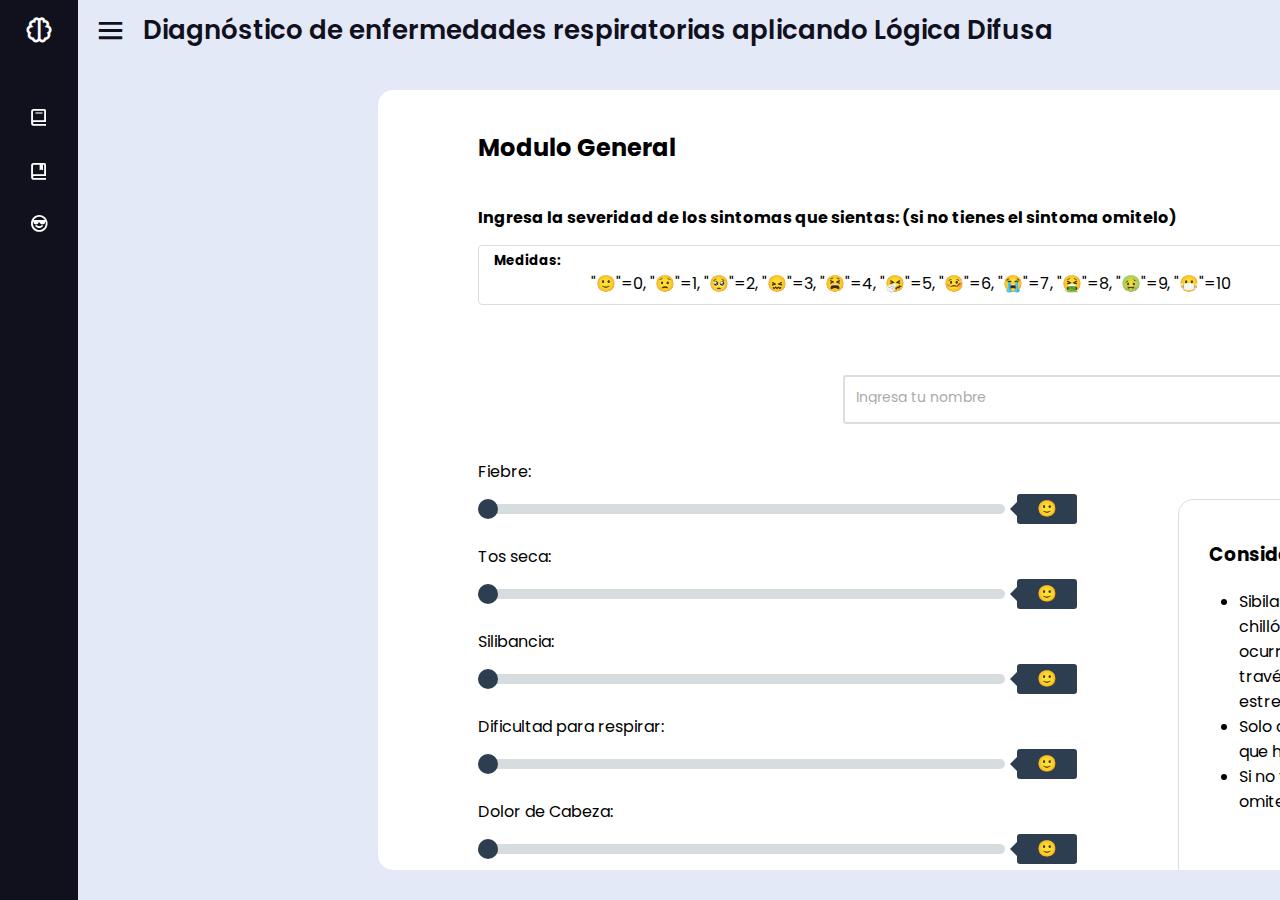
<file: index.html>
<!DOCTYPE html>
<html lang="es">

<head>
	<meta charset="UTF-8">
	<meta http-equiv="X-UA-Compatible" content="IE=edge">
	<meta name="viewport" content="width=device-width, initial-scale=1.0">
	<link rel="stylesheet" href="css/styles.css">
	<link rel="stylesheet" href="css/content.css">
	<link href='https://unpkg.com/boxicons@2.0.7/css/boxicons.min.css' rel='stylesheet'>
	<link rel="icon" href="img/ia_logo.png">
	<title>Proyecto Final: IA</title>
</head>

<body>

	<div class="sidebar close">
		<div class="logo-details">
			<i class='bx bx-brain'></i>
			<span class="logo_name">IA</span>
		</div>
		<ul class="nav-links">
			<li>
				<a href="index.html">
					<i class='bx bx-book'></i>
					<span class="link_name">Modulo General</span>
				</a>
				<ul class="sub-menu blank">
					<li><a class="link_name" href="index.html">Modulo General</a></li>
				</ul>
			</li>
			<li>
				<a href="modEspecifico.html">
					<i class='bx bx-book-bookmark'></i>
					<span class="link_name">Modulo Específo</span>
				</a>
				<ul class="sub-menu blank">
					<li><a class="link_name" href="modEspecifico.html">Modulo Específo</a></li>
				</ul>
			</li>
			<li>
				<a href="integrantes.html">
					<i class='bx bx-cool'></i>
					<span class="link_name">Integrantes</span>
				</a>
				<ul class="sub-menu blank">
					<li><a class="link_name" href="integrantes.html">Integrantes</a></li>
				</ul>
			</li>
		</ul>
	</div>
	<section class="home-section">
		<div class="home-content">
			<i class='bx bx-menu'></i>
			<span class="text">Diagnóstico de enfermedades respiratorias aplicando Lógica Difusa</span>
		</div>
		<section class="contenido">
			<h2>Modulo General</h2>
			<h4 style="margin-bottom: 15px;">Ingresa la severidad de los sintomas que sientas: (si no tienes el sintoma
				omitelo)</h4>
			<div
				style="width: 850px; height: 60px; border: 1px solid gainsboro; border-radius: 4px; padding-top: 5px; padding-left: 15px;">
				<h5>Medidas:</h5>
				<p style="text-align: center;">
					"🙂"=0, "😟"=1, "🥺"=2, "😖"=3, "😫"=4, "🤧"=5, "🤒"=6, "😭"=7, "🤮"=8, "🤢"=9, "😷"=10
				</p>
			</div>

			<div class="campo" style="margin-top: 50px; margin-bottom: 30px;">
				<label class="custom-field one">
					<input type="text" placeholder=" " id="nombre_campo"/>
					<span class="placeholder">Ingresa tu nombre</span>
				</label>
			</div>


			<section style="display: flex;">
				<div class="slider-container" style="width: 600px">
					<span>Fiebre:</span>
					<div class="range-slider">
						<input class="range-slider__range" id="slideRange1" type="range" value="0" min="0" max="10"
							onclick="test('slideRange1', 'slide1')">
						<span class="range-slider__value" id="slide1">🙂</span>
					</div>
					<span>Tos seca:</span>
					<div class="range-slider">
						<input class="range-slider__range" id="slideRange2" type="range" value="0" min="0" max="10"
							onclick="test('slideRange2', 'slide2')"">
					<span class=" range-slider__value" id="slide2">🙂</span>
					</div>
					<span>Silibancia:</span>
					<div class="range-slider">
						<input class="range-slider__range" id="slideRange3" type="range" value="0" min="0" max="10"
							onclick="test('slideRange3', 'slide3')"">
					<span class=" range-slider__value" id="slide3">🙂</span>
					</div>
					<span>Dificultad para respirar:</span>
					<div class="range-slider">
						<input class="range-slider__range" id="slideRange4" type="range" value="0" min="0" max="10"
							onclick="test('slideRange4', 'slide4')">
						<span class="range-slider__value" id="slide4">🙂</span>
					</div>
					<span>Dolor de Cabeza:</span>
					<div class="range-slider">
						<input class="range-slider__range" id="slideRange5" type="range" value="0" min="0" max="10"
							onclick="test('slideRange5', 'slide5')"">
					<span class=" range-slider__value" id="slide5">🙂</span>
					</div>
					<span>Escalofríos:</span>
					<div class="range-slider">
						<input class="range-slider__range" id="slideRange6" type="range" value="0" min="0" max="10"
							onclick="test('slideRange6', 'slide6')"">
					<span class=" range-slider__value" id="slide6">🙂</span>
					</div>
					<span>Dolor muscular:</span>
					<div class="range-slider">
						<input class="range-slider__range" id="slideRange7" type="range" value="0" min="0" max="10"
							onclick="test('slideRange7', 'slide7')">
						<span class="range-slider__value" id="slide7">🙂</span>
					</div>
					<span>Cansancio:</span>
					<div class="range-slider">
						<input class="range-slider__range" id="slideRange8" type="range" value="0" min="0" max="10"
							onclick="test('slideRange8', 'slide8')"">
					<span class=" range-slider__value" id="slide8">🙂</span>
					</div>
					<span>Picor de Nariz:</span>
					<div class="range-slider">
						<input class="range-slider__range" id="slideRange9" type="range" value="0" min="0" max="10"
							onclick="test('slideRange9', 'slide9')"">
					<span class=" range-slider__value" id="slide9">🙂</span>
					</div>
					<span>Congestión Nasal:</span>
					<div class="range-slider">
						<input class="range-slider__range" id="slideRange10" type="range" value="0" min="0" max="10"
							onclick="test('slideRange10', 'slide10')">
						<span class="range-slider__value" id="slide10">🙂</span>
					</div>
					<span>Estornudos:</span>
					<div class="range-slider">
						<input class="range-slider__range" id="slideRange11" type="range" value="0" min="0" max="10"
							onclick="test('slideRange11', 'slide11')"">
					<span class=" range-slider__value" id="slide11">🙂</span>
					</div>
					<span>Ojos Llorosos:</span>
					<div class="range-slider">
						<input class="range-slider__range" id="slideRange12" type="range" value="0" min="0" max="10"
							onclick="test('slideRange12', 'slide12')"">
					<span class=" range-slider__value" id="slide12">🙂</span>
					</div>
					<span>Garganta Irritada:</span>
					<div class="range-slider">
						<input class="range-slider__range" id="slideRange13" type="range" value="0" min="0" max="10"
							onclick="test('slideRange13', 'slide13')">
						<span class="range-slider__value" id="slide13">🙂</span>
					</div>
					<span>Tos con flema:</span>
					<div class="range-slider">
						<input class="range-slider__range" id="slideRange14" type="range" value="0" min="0" max="10"
							onclick="test('slideRange14', 'slide14')"">
					<span class=" range-slider__value" id="slide14">🙂</span>
					</div>
					<span>Náuseas:</span>
					<div class="range-slider">
						<input class="range-slider__range" id="slideRange15" type="range" value="0" min="0" max="10"
							onclick="test('slideRange15', 'slide15')"">
					<span class=" range-slider__value" id="slide15">🙂</span>
					</div>
				</div>
				
				<div style="margin-left: 100px; margin-top: 40px; padding-top: 40px; padding-left: 30px; border: 1px solid gainsboro; width: 400px; height: 500px; border-radius: 15px; padding-right: 30px;">
					<h3>Consideraciones:</h3>
					<ul style="margin-left: 30px; margin-top: 20px;">
						<li>
							Sibilancias. Son un sonido silbante y chillón durante la respiración, que ocurre cuando el aire se desplaza a través de los conductos respiratorios estrechos en los pulmones.
						</li>
						<li>
							Solo darle click a diagnosticar una vez que hayas ingresado tus sintomas.
						</li>
						<li>
							Si no tienes uno de los sintomas, omitelo y deja el slider como esta.
						</li>
					</ul>
				</div>
			</section>

			<div class="item"
				style="display: flexbox; flex-direction: column; align-items: center; justify-content: center;">
				<button class="btn-outline" onclick="testing()">Diagnosticar</button>
			</div>
			<section class="resultadoCanv">
				<h2>Hola <b id="nombre"></b></h2>
				<p>El resultado del diagnostico es: <b id="resultado"></b></p>
			</section>
		</section>
	</section>
	<script src="js/modGral.js"></script>
	<script>
		function test(id, id2) {
			var slider1 = document.getElementById(id).value
			var valueSl = document.getElementById(id2)

			const emoji = ["🙂", "😟", "🥺", "😖", "😫", "🤧", "🤒", "😭", "🤮", "🤢", "😷"]

			switch (slider1) {
				case "0":
					valueSl.innerHTML = emoji[0]
					break;
				case "1":
					valueSl.innerHTML = emoji[1]
					break;
				case "2":
					valueSl.innerHTML = emoji[2]
					break;
				case "3":
					valueSl.innerHTML = emoji[3]
					break;
				case "4":
					valueSl.innerHTML = emoji[4]
					break;
				case "5":
					valueSl.innerHTML = emoji[5]
					break;
				case "6":
					valueSl.innerHTML = emoji[6]
					break;
				case "7":
					valueSl.innerHTML = emoji[7]
					break;
				case "8":
					valueSl.innerHTML = emoji[8]
					break;
				case "9":
					valueSl.innerHTML = emoji[9]
					break;
				case "10":
					valueSl.innerHTML = emoji[10]
					break;
				default:
					valueSl.innerHTML = slider1
					break;
			}
		};

		let arrow = document.querySelectorAll(".arrow");
		for (var i = 0; i < arrow.length; i++) {
			arrow[i].addEventListener("click", (e) => {
				let arrowParent = e.target.parentElement.parentElement;//selecting main parent of arrow
				arrowParent.classList.toggle("showMenu");
			});
		}
		let sidebar = document.querySelector(".sidebar");
		let sidebarBtn = document.querySelector(".bx-menu");
		console.log(sidebarBtn);
		sidebarBtn.addEventListener("click", () => {
			sidebar.classList.toggle("close");
		});

		const inputs = document.querySelectorAll('input');

		inputs.forEach(el => {
			el.addEventListener('blur', e => {
				if (e.target.value) {
					e.target.classList.add('dirty');
				} else {
					e.target.classList.remove('dirty');
				}
			})
		})
	</script>
</body>

</html>
</file>
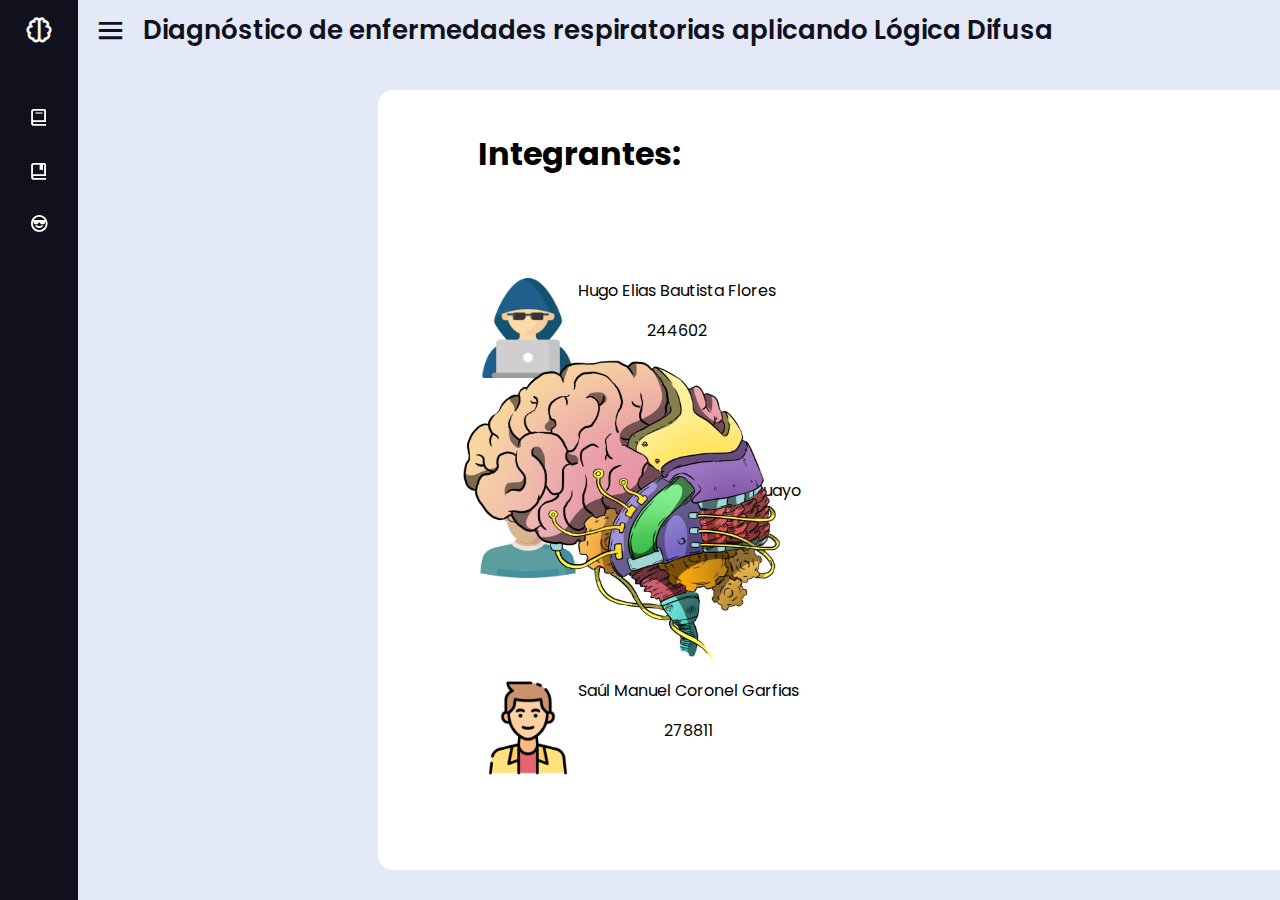
<file: integrantes.html>
<!DOCTYPE html>
<html lang="es">

<head>
	<meta charset="UTF-8">
	<meta http-equiv="X-UA-Compatible" content="IE=edge">
	<meta name="viewport" content="width=device-width, initial-scale=1.0">
	<link rel="stylesheet" href="css/styles.css">
	<link rel="stylesheet" href="css/content.css">
	<link href='https://unpkg.com/boxicons@2.0.7/css/boxicons.min.css' rel='stylesheet'>
	<link rel="icon" href="img/ia_logo.png">
	<title>Proyecto Final: IA</title>
</head>

<body>

	<div class="sidebar close">
		<div class="logo-details">
			<i class='bx bx-brain'></i>
			<span class="logo_name">IA</span>
		</div>
		<ul class="nav-links">
			<li>
				<a href="index.html">
					<i class='bx bx-book'></i>
					<span class="link_name">Modulo General</span>
				</a>
				<ul class="sub-menu blank">
					<li><a class="link_name" href="index.html">Modulo General</a></li>
				</ul>
			</li>
			<li>
				<a href="modEspecifico.html">
					<i class='bx bx-book-bookmark'></i>
					<span class="link_name">Modulo Específo</span>
				</a>
				<ul class="sub-menu blank">
					<li><a class="link_name" href="modEspecifico.html">Modulo Específo</a></li>
				</ul>
			</li>
			<li>
				<a href="#">
					<i class='bx bx-cool'></i>
					<span class="link_name">Integrantes</span>
				</a>
				<ul class="sub-menu blank">
					<li><a class="link_name" href="#">Integrantes</a></li>
				</ul>
			</li>
		</ul>
	</div>
	<section class="home-section">
		<div class="home-content">
			<i class='bx bx-menu'></i>
			<span class="text">Diagnóstico de enfermedades respiratorias aplicando Lógica Difusa</span>
		</div>
		<section class="contenido">
			<h1>Integrantes:</h1>
			<img src="img/brain.png" alt="brain" style="position: fixed; height: 300px; right: 500px; top: 360px;">
			<div style="display: flex; flex-direction: row; margin-top: 100px;">
				<img src="img/hacker.png" alt="elias" style="height: 100px; width: 100px;">
				<div style="display: flex; flex-direction: column; text-align: center;">
					<p style="margin-bottom: 15px;">Hugo Elias Bautista Flores</p>
					<p>244602</p>
				</div>
			</div>

			<div style="display: flex; flex-direction: row; margin-top: 100px;">
				<img src="img/man.png" alt="elias" style="height: 100px; width: 100px;">
				<div style="display: flex; flex-direction: column; text-align: center;">
					<p style="margin-bottom: 15px;">Sergio José Vázquez Aguayo</p>
					<p>278815</p>
				</div>
			</div>

			<div style="display: flex; flex-direction: row; margin-top: 100px;">
				<img src="img/young-man.png" alt="elias" style="height: 100px; width: 100px;">
				<div style="display: flex; flex-direction: column; text-align: center;">
					<p style="margin-bottom: 15px;">Saúl Manuel Coronel Garfias</p>
					<p>278811</p>
				</div>
			</div>

			<div style="display: flex; flex-direction: row; margin-top: 100px;">
				<img src="img/brwman.png" alt="elias" style="height: 100px; width: 100px;">
				<div style="display: flex; flex-direction: column; text-align: center;">
					<p style="margin-bottom: 15px;">Hugo Gómez Hernández</p>
					<p>278818</p>
				</div>
			</div>
		</section>
	</section>
	<script src="js/modGral.js"></script>
	<script>
		let arrow = document.querySelectorAll(".arrow");
		for (var i = 0; i < arrow.length; i++) {
			arrow[i].addEventListener("click", (e) => {
				let arrowParent = e.target.parentElement.parentElement;//selecting main parent of arrow
				arrowParent.classList.toggle("showMenu");
			});
		}
		let sidebar = document.querySelector(".sidebar");
		let sidebarBtn = document.querySelector(".bx-menu");
		console.log(sidebarBtn);
		sidebarBtn.addEventListener("click", () => {
			sidebar.classList.toggle("close");
		});

		const inputs = document.querySelectorAll('input');

		inputs.forEach(el => {
			el.addEventListener('blur', e => {
				if (e.target.value) {
					e.target.classList.add('dirty');
				} else {
					e.target.classList.remove('dirty');
				}
			})
		})
	</script>
</body>

</html>
</file>
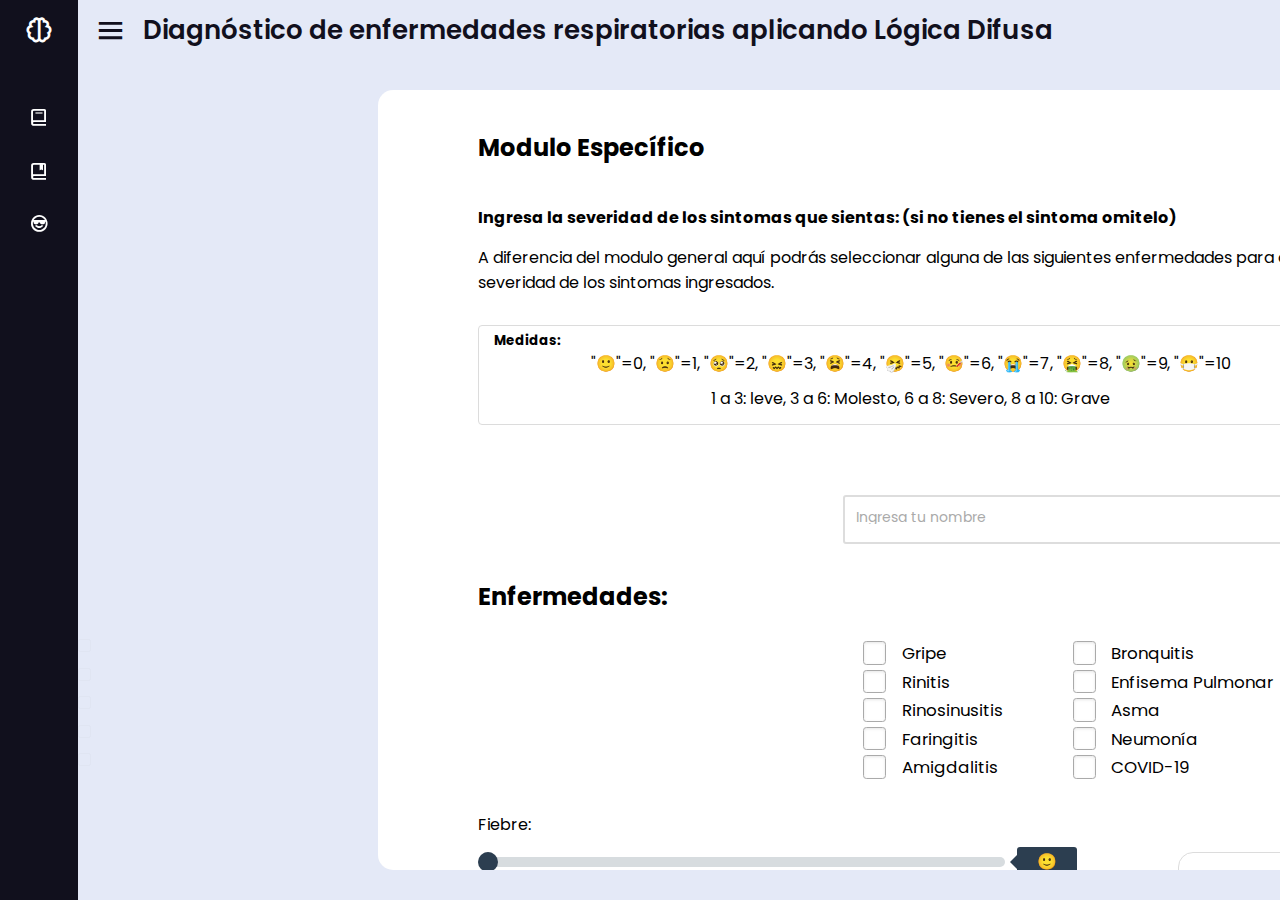
<file: modEspecifico.html>
<!DOCTYPE html>
<html lang="es">

<head>
	<meta charset="UTF-8">
	<meta http-equiv="X-UA-Compatible" content="IE=edge">
	<meta name="viewport" content="width=device-width, initial-scale=1.0">
	<link rel="stylesheet" href="css/styles.css">
	<link rel="stylesheet" href="css/content.css">
	<link href='https://unpkg.com/boxicons@2.0.7/css/boxicons.min.css' rel='stylesheet'>
	<link rel="icon" href="img/ia_logo.png">
	<title>Proyecto Final: IA</title>
</head>

<body>

	<div class="sidebar close">
		<div class="logo-details">
			<i class='bx bx-brain'></i>
			<span class="logo_name">IA</span>
		</div>
		<ul class="nav-links">
			<li>
				<a href="index.html">
					<i class='bx bx-book'></i>
					<span class="link_name">Modulo General</span>
				</a>
				<ul class="sub-menu blank">
					<li><a class="link_name" href="index.html">Modulo General</a></li>
				</ul>
			</li>
			<li>
				<a href="modEspecifico.html">
					<i class='bx bx-book-bookmark'></i>
					<span class="link_name">Modulo Específo</span>
				</a>
				<ul class="sub-menu blank">
					<li><a class="link_name" href="modEspecifico.html">Modulo Específo</a></li>
				</ul>
			</li>
			<li>
				<a href="#">
					<i class='bx bx-cool'></i>
					<span class="link_name">Integrantes</span>
				</a>
				<ul class="sub-menu blank">
					<li><a class="link_name" href="#">Integrantes</a></li>
				</ul>
			</li>
		</ul>
	</div>
	<section class="home-section">
		<div class="home-content">
			<i class='bx bx-menu'></i>
			<span class="text">Diagnóstico de enfermedades respiratorias aplicando Lógica Difusa</span>
		</div>
		<section class="contenido">
			<h2>Modulo Específico</h2>
			<h4 style="margin-bottom: 15px;">Ingresa la severidad de los sintomas que sientas: (si no tienes el sintoma
				omitelo)</h4>

			<p style="margin-bottom: 30px; padding-right: 100px;">
				A diferencia del modulo general aquí podrás seleccionar alguna de las siguientes enfermedades para analizar las coincidencias
				con la severidad de los sintomas ingresados.
			</p>
			<div
				style="width: 850px; height: 100px; border: 1px solid gainsboro; border-radius: 4px; padding-top: 5px; padding-left: 15px;">
				<h5>Medidas:</h5>
				<p style="text-align: center;">
					"🙂"=0, "😟"=1, "🥺"=2, "😖"=3, "😫"=4, "🤧"=5, "🤒"=6, "😭"=7, "🤮"=8, "🤢"=9, "😷"=10
				</p>
				<p style="text-align: center; margin-top: 10px;"> 1 a 3: leve, 3 a 6: Molesto, 6 a 8: Severo, 8 a 10: Grave</p>
			</div>

			<div class="campo" style="margin-top: 50px; margin-bottom: 30px;">
				<label class="custom-field one">
					<input type="text" placeholder=" " id="nombre_campo"/>
					<span class="placeholder">Ingresa tu nombre</span>
				</label>
			</div>

			<h2 style="margin-bottom: 25px;">Enfermedades:</h2>
			<section class="enfermedades" style="margin-bottom: 30px; display: flex;">
				<div class="row lists">
					<p>
						<input type="checkbox" id="test1" class="enfermedadCheck1"/>
						<label for="test1">Gripe</label>
					</p>
					<p>
						<input type="checkbox" id="test2" class="enfermedadCheck2"/>
						<label for="test2">Rinitis</label>
					</p>
					<p>
						<input type="checkbox" id="test3" class="enfermedadCheck3"/>
						<label for="test3">Rinosinusitis</label>
					</p>
					<p>
						<input type="checkbox" id="test4" class="enfermedadCheck4"/>
						<label for="test4">Faringitis</label>
					</p>
					<p>
						<input type="checkbox" id="test5" class="enfermedadCheck5"/>
						<label for="test5">Amigdalitis</label>
					</p>
				</div>
				<div class="row lists" style="padding-left: 70px;">
					<p>
						<input type="checkbox" id="test6" class="enfermedadCheck6"/>
						<label for="test6">Bronquitis</label>
					</p>
					<p>
						<input type="checkbox" id="test7" class="enfermedadCheck7"/>
						<label for="test7">Enfisema Pulmonar</label>
					</p>
					<p>
						<input type="checkbox" id="test8" class="enfermedadCheck8"/>
						<label for="test8">Asma</label>
					</p>
					<p>
						<input type="checkbox" id="test9" class="enfermedadCheck9"/>
						<label for="test9">Neumonía</label>
					</p>
					<p>
						<input type="checkbox" id="test10" class="enfermedadCheck10"/>
						<label for="test10">COVID-19</label>
					</p>
				</div>
			</section>


			<section style="display: flex;">
				<div class="slider-container" style="width: 600px">
					<span>Fiebre:</span>
					<div class="range-slider">
						<input class="range-slider__range" id="slideRange1" type="range" value="0" min="0" max="10"
							onclick="test('slideRange1', 'slide1')">
						<span class="range-slider__value" id="slide1">🙂</span>
					</div>
					<span>Tos seca:</span>
					<div class="range-slider">
						<input class="range-slider__range" id="slideRange2" type="range" value="0" min="0" max="10"
							onclick="test('slideRange2', 'slide2')"">
					<span class=" range-slider__value" id="slide2">🙂</span>
					</div>
					<span>Silibancia:</span>
					<div class="range-slider">
						<input class="range-slider__range" id="slideRange3" type="range" value="0" min="0" max="10"
							onclick="test('slideRange3', 'slide3')"">
					<span class=" range-slider__value" id="slide3">🙂</span>
					</div>
					<span>Dificultad para respirar:</span>
					<div class="range-slider">
						<input class="range-slider__range" id="slideRange4" type="range" value="0" min="0" max="10"
							onclick="test('slideRange4', 'slide4')">
						<span class="range-slider__value" id="slide4">🙂</span>
					</div>
					<span>Dolor de Cabeza:</span>
					<div class="range-slider">
						<input class="range-slider__range" id="slideRange5" type="range" value="0" min="0" max="10"
							onclick="test('slideRange5', 'slide5')"">
					<span class=" range-slider__value" id="slide5">🙂</span>
					</div>
					<span>Escalofríos:</span>
					<div class="range-slider">
						<input class="range-slider__range" id="slideRange6" type="range" value="0" min="0" max="10"
							onclick="test('slideRange6', 'slide6')"">
					<span class=" range-slider__value" id="slide6">🙂</span>
					</div>
					<span>Dolor muscular:</span>
					<div class="range-slider">
						<input class="range-slider__range" id="slideRange7" type="range" value="0" min="0" max="10"
							onclick="test('slideRange7', 'slide7')">
						<span class="range-slider__value" id="slide7">🙂</span>
					</div>
					<span>Cansancio:</span>
					<div class="range-slider">
						<input class="range-slider__range" id="slideRange8" type="range" value="0" min="0" max="10"
							onclick="test('slideRange8', 'slide8')"">
					<span class=" range-slider__value" id="slide8">🙂</span>
					</div>
					<span>Picor de Nariz:</span>
					<div class="range-slider">
						<input class="range-slider__range" id="slideRange9" type="range" value="0" min="0" max="10"
							onclick="test('slideRange9', 'slide9')"">
					<span class=" range-slider__value" id="slide9">🙂</span>
					</div>
					<span>Congestión Nasal:</span>
					<div class="range-slider">
						<input class="range-slider__range" id="slideRange10" type="range" value="0" min="0" max="10"
							onclick="test('slideRange10', 'slide10')">
						<span class="range-slider__value" id="slide10">🙂</span>
					</div>
					<span>Estornudos:</span>
					<div class="range-slider">
						<input class="range-slider__range" id="slideRange11" type="range" value="0" min="0" max="10"
							onclick="test('slideRange11', 'slide11')"">
					<span class=" range-slider__value" id="slide11">🙂</span>
					</div>
					<span>Ojos Llorosos:</span>
					<div class="range-slider">
						<input class="range-slider__range" id="slideRange12" type="range" value="0" min="0" max="10"
							onclick="test('slideRange12', 'slide12')"">
					<span class=" range-slider__value" id="slide12">🙂</span>
					</div>
					<span>Garganta Irritada:</span>
					<div class="range-slider">
						<input class="range-slider__range" id="slideRange13" type="range" value="0" min="0" max="10"
							onclick="test('slideRange13', 'slide13')">
						<span class="range-slider__value" id="slide13">🙂</span>
					</div>
					<span>Tos con flema:</span>
					<div class="range-slider">
						<input class="range-slider__range" id="slideRange14" type="range" value="0" min="0" max="10"
							onclick="test('slideRange14', 'slide14')"">
					<span class=" range-slider__value" id="slide14">🙂</span>
					</div>
					<span>Náuseas:</span>
					<div class="range-slider">
						<input class="range-slider__range" id="slideRange15" type="range" value="0" min="0" max="10"
							onclick="test('slideRange15', 'slide15')"">
					<span class=" range-slider__value" id="slide15">🙂</span>
					</div>
				</div>
				
				<div style="margin-left: 100px; margin-top: 40px; padding-top: 40px; padding-left: 30px; border: 1px solid gainsboro; width: 400px; height: 500px; border-radius: 15px; padding-right: 30px;">
					<h3>Consideraciones:</h3>
					<ul style="margin-left: 30px; margin-top: 20px;">
						<li>
							Sibilancias. Son un sonido silbante y chillón durante la respiración, que ocurre cuando el aire se desplaza a través de los conductos respiratorios estrechos en los pulmones.
						</li>
						<li>
							Solo darle click a diagnosticar una vez que hayas ingresado tus sintomas.
						</li>
						<li>
							Si no tienes uno de los sintomas, omitelo y deja el slider como esta.
						</li>
					</ul>
				</div>
			</section>

			<div class="item"
				style="display: flexbox; flex-direction: column; align-items: center; justify-content: center;">
				<button class="btn-outline" onclick="diagnostico()">Diagnosticar</button>
			</div>
			<section>
				<h2>Hola <b id="nombre"></b></h2>
				<p>El resultado del diagnostico es: </p>
				<div class="resultadoCanv" id="resultadoCanv">
				</div>
				<div class="resultadoCanv" id="resultadoCanv2">
				</div>
			</section>

		</section>
	</section>
	<script src="js/modEsp.js"></script>
	<script>
		function test(id, id2) {
			var slider1 = document.getElementById(id).value
			var valueSl = document.getElementById(id2)

			const emoji = ["🙂", "😟", "🥺", "😖", "😫", "🤧", "🤒", "😭", "🤮", "🤢", "😷"]

			switch (slider1) {
				case "0":
					valueSl.innerHTML = emoji[0]
					break;
				case "1":
					valueSl.innerHTML = emoji[1]
					break;
				case "2":
					valueSl.innerHTML = emoji[2]
					break;
				case "3":
					valueSl.innerHTML = emoji[3]
					break;
				case "4":
					valueSl.innerHTML = emoji[4]
					break;
				case "5":
					valueSl.innerHTML = emoji[5]
					break;
				case "6":
					valueSl.innerHTML = emoji[6]
					break;
				case "7":
					valueSl.innerHTML = emoji[7]
					break;
				case "8":
					valueSl.innerHTML = emoji[8]
					break;
				case "9":
					valueSl.innerHTML = emoji[9]
					break;
				case "10":
					valueSl.innerHTML = emoji[10]
					break;
				default:
					valueSl.innerHTML = slider1
					break;
			}
			console.log(valueSl)
		};

		let arrow = document.querySelectorAll(".arrow");
		for (var i = 0; i < arrow.length; i++) {
			arrow[i].addEventListener("click", (e) => {
				let arrowParent = e.target.parentElement.parentElement;//selecting main parent of arrow
				arrowParent.classList.toggle("showMenu");
			});
		}
		let sidebar = document.querySelector(".sidebar");
		let sidebarBtn = document.querySelector(".bx-menu");
		console.log(sidebarBtn);
		sidebarBtn.addEventListener("click", () => {
			sidebar.classList.toggle("close");
		});

		const inputs = document.querySelectorAll('input');

		inputs.forEach(el => {
			el.addEventListener('blur', e => {
				if (e.target.value) {
					e.target.classList.add('dirty');
				} else {
					e.target.classList.remove('dirty');
				}
			})
		})
	</script>
</body>

</html>
</file>
<file: css/styles.css>
/* Google Fonts Import Link */
@import url('https://fonts.googleapis.com/css2?family=Poppins:wght@300;400;500;600;700&display=swap');
*{
  margin: 0;
  padding: 0;
  box-sizing: border-box;
  font-family: 'Poppins', sans-serif;
}
.sidebar{
  position: fixed;
  top: 0;
  left: 0;
  height: 100%;
  width: 260px;
  background: #11101d;
  z-index: 100;
  transition: all 0.5s ease;
}
.sidebar.close{
  width: 78px;
}
.sidebar .logo-details{
  height: 60px;
  width: 100%;
  display: flex;
  align-items: center;
}
.sidebar .logo-details i{
  font-size: 30px;
  color: #fff;
  height: 50px;
  min-width: 78px;
  text-align: center;
  line-height: 50px;
}
.sidebar .logo-details .logo_name{
  font-size: 22px;
  color: #fff;
  font-weight: 600;
  transition: 0.3s ease;
  transition-delay: 0.1s;
}
.sidebar.close .logo-details .logo_name{
  transition-delay: 0s;
  opacity: 0;
  pointer-events: none;
}
.sidebar .nav-links{
  height: 100%;
  padding: 30px 0 150px 0;
  overflow: auto;
}
.sidebar.close .nav-links{
  overflow: visible;
}
.sidebar .nav-links::-webkit-scrollbar{
  display: none;
}
.sidebar .nav-links li{
  position: relative;
  list-style: none;
  transition: all 0.4s ease;
}
.sidebar .nav-links li:hover{
  background: #1d1b31;
}
.sidebar .nav-links li .iocn-link{
  display: flex;
  align-items: center;
  justify-content: space-between;
}
.sidebar.close .nav-links li .iocn-link{
  display: block
}
.sidebar .nav-links li i{
  height: 50px;
  min-width: 78px;
  text-align: center;
  line-height: 50px;
  color: #fff;
  font-size: 20px;
  cursor: pointer;
  transition: all 0.3s ease;
}
.sidebar .nav-links li.showMenu i.arrow{
  transform: rotate(-180deg);
}
.sidebar.close .nav-links i.arrow{
  display: none;
}
.sidebar .nav-links li a{
  display: flex;
  align-items: center;
  text-decoration: none;
}
.sidebar .nav-links li a .link_name{
  font-size: 18px;
  font-weight: 400;
  color: #fff;
  transition: all 0.4s ease;
}
.sidebar.close .nav-links li a .link_name{
  opacity: 0;
  pointer-events: none;
}
.sidebar .nav-links li .sub-menu{
  padding: 6px 6px 14px 80px;
  margin-top: -10px;
  background: #1d1b31;
  display: none;
}
.sidebar .nav-links li.showMenu .sub-menu{
  display: block;
}
.sidebar .nav-links li .sub-menu a{
  color: #fff;
  font-size: 15px;
  padding: 5px 0;
  white-space: nowrap;
  opacity: 0.6;
  transition: all 0.3s ease;
}
.sidebar .nav-links li .sub-menu a:hover{
  opacity: 1;
}
.sidebar.close .nav-links li .sub-menu{
  position: absolute;
  left: 100%;
  top: -10px;
  margin-top: 0;
  padding: 10px 20px;
  border-radius: 0 6px 6px 0;
  opacity: 0;
  display: block;
  pointer-events: none;
  transition: 0s;
}
.sidebar.close .nav-links li:hover .sub-menu{
  top: 0;
  opacity: 1;
  pointer-events: auto;
  transition: all 0.4s ease;
}
.sidebar .nav-links li .sub-menu .link_name{
  display: none;
}
.sidebar.close .nav-links li .sub-menu .link_name{
  font-size: 18px;
  opacity: 1;
  display: block;
}
.sidebar .nav-links li .sub-menu.blank{
  opacity: 1;
  pointer-events: auto;
  padding: 3px 20px 6px 16px;
  opacity: 0;
  pointer-events: none;
}
.sidebar .nav-links li:hover .sub-menu.blank{
  top: 50%;
  transform: translateY(-50%);
}
.sidebar .profile-details{
  position: fixed;
  bottom: 0;
  width: 260px;
  display: flex;
  align-items: center;
  justify-content: space-between;
  background: #1d1b31;
  padding: 12px 0;
  transition: all 0.5s ease;
}
.sidebar.close .profile-details{
  background: none;
}
.sidebar.close .profile-details{
  width: 78px;
}
.sidebar .profile-details .profile-content{
  display: flex;
  align-items: center;
}
.sidebar .profile-details img{
  height: 52px;
  width: 52px;
  object-fit: cover;
  border-radius: 16px;
  margin: 0 14px 0 12px;
  background: #1d1b31;
  transition: all 0.5s ease;
}
.sidebar.close .profile-details img{
  padding: 10px;
}
.sidebar .profile-details .profile_name,
.sidebar .profile-details .job{
  color: #fff;
  font-size: 18px;
  font-weight: 500;
  white-space: nowrap;
}
.sidebar.close .profile-details i,
.sidebar.close .profile-details .profile_name,
.sidebar.close .profile-details .job{
  display: none;
}
.sidebar .profile-details .job{
  font-size: 12px;
}
.home-section{
  position: relative;
  background: #E4E9F7;
  height: 100vh;
  left: 260px;
  width: calc(100% - 260px);
  transition: all 0.5s ease;
}
.sidebar.close ~ .home-section{
  left: 78px;
  width: calc(100% - 78px);
}
.home-section .home-content{
  height: 60px;
  display: flex;
  align-items: center;
}
.home-section .home-content .bx-menu,
.home-section .home-content .text{
  color: #11101d;
  font-size: 35px;
}
.home-section .home-content .bx-menu{
  margin: 0 15px;
  cursor: pointer;
}
.home-section .home-content .text{
  font-size: 26px;
  font-weight: 600;
}
@media (max-width: 420px) {
  .sidebar.close .nav-links li .sub-menu{
    display: none;
  }
}
</file>
<file: css/content.css>
.contenido{
	padding-left: 100px;
	margin-top: 30px;
	background-color: #fff;
	height: 800px;
	width: 1300px;
	margin-left: 300px;
	overflow: scroll;
	overflow-x: hidden;
	height: 780px;
	padding-bottom: 15px;
	padding-top: 40px;
	padding-bottom: 150px;
	border-radius: 15px;
	padding-right: 20px;
}

.contenido::-webkit-scrollbar {
	width: 15px;
	background: white;
	border-radius: 100px;
}
.contenido::-webkit-scrollbar-thumb {
	background: #3dccc7;
	border-radius: 50px;
}
.contenido::-webkit-scrollbar-thumb:hover{
	background: #68d8d6;
}
.contenido::-webkit-scrollbar-track {
	border-radius: 20px;
	box-shadow: inset 0 0 10px rgba(0, 0, 0, 0.25);
}

.contenido{
	animation: transitionIn 0.75s;
}

@keyframes transitionIn {
	from {
		opacity: 0;
		transform: rotateX(-10deg);
	}

	to {
		opacity: 1;
		transform: rotateX(0deg);
	}
}

.campo {
	display: flex;
	flex-direction: column;
	justify-content: center;
	align-items: center;
	font-family: sans-serif;
	font-size: 16px;
}

.enfermedades{
	justify-content: center;
	align-items: center;
	font-family: sans-serif;
}

.contenido h4{
	margin-top: 40px;
	margin-bottom: 10px;
}

*, *::before, *::after {
	box-sizing: border-box;
  }
  
  .custom-field {
	position: relative;
	font-size: 14px;
	border-top: 20px solid transparent;
	margin-bottom: 5px;
	--field-padding: 12px;
  }
  
  .custom-field input {
	border: none;
	-webkit-appearance: none;
	-ms-appearance: none;
	-moz-appearance: none;
	appearance: none;
	background: #f2f2f2;
	padding: var(--field-padding);
	border-radius: 3px;
	width: 450px;
	outline: none;
	font-size: 14px;
  }
  
  .custom-field .placeholder {
	position: absolute;
	left: var(--field-padding);
	width: calc(100% - (var(--field-padding) * 2));
	overflow: hidden;
	white-space: nowrap;
	text-overflow: ellipsis;
	top: 22px;
	line-height: 100%;
	transform: translateY(-50%);
	color: #aaa;
	transition: 
	  top 0.3s ease,
	  color 0.3s ease,
	  font-size 0.3s ease;
  }
  
  .custom-field input.dirty + .placeholder,
  .custom-field input:focus + .placeholder,
  .custom-field input:not(:placeholder-shown) + .placeholder {
	top: -10px;
	font-size: 10px;
	color: #222;
  }
  
  .custom-field .error-message {
	width: 100%;
	display: flex;
	align-items: center;
	padding: 0 8px;
	font-size: 12px;
	background: #d30909;
	color: #fff;
	height: 24px;
  }
  
  .custom-field .error-message:empty {
	opacity: 0;
  }
  
  /* ONE */
  .custom-field.one input {
	background: none;
	border: 2px solid #ddd;
	transition: border-color 0.3s ease;
  }
  
  .custom-field.one input + .placeholder {
	left: 8px;
	padding: 0 5px;
  }
  
  .custom-field.one input.dirty,
  .custom-field.one input:not(:placeholder-shown),
  .custom-field.one input:focus {
	border-color: #222;
	transition-delay: 0.1s
  }
  
  .custom-field.one input.dirty + .placeholder,
  .custom-field.one input:not(:placeholder-shown) + .placeholder,
  .custom-field.one input:focus + .placeholder {
	top: 0;
	font-size: 10px;
	color: #222;
	background: #fff;
	width: auto
  }
  
  /* TWO */
  .custom-field.two input {
	border-radius: 0;
	border-top-left-radius: 3px;
	border-top-right-radius: 3px;
	background:
	  linear-gradient(90deg, #222, #222) center bottom/0 0.15em no-repeat,
	  linear-gradient(90deg, #ccc, #ccc) left bottom/100% 0.15em no-repeat,
	  linear-gradient(90deg, #fafafa, #fafafa) left bottom/100% no-repeat;
	transition: background-size 0.3s ease;
  }
  
  .custom-field.two input.dirty,
  .custom-field.two input:not(:placeholder-shown),
  .custom-field.two input:focus {
	background-size: 100% 0.15em, 100% 0.1em, 100%;
  }
  
  /* THREE */
  .custom-field.three {
	--draw-duration: 0.1s;
	--draw-color: #222;
	--draw-line-width: 2px;
	--draw-easing: linear;
  }
  
  .custom-field.three .border {
	width: 100%;
	height: 100%;
	position: absolute;
	left: 0;
	top: 0;
	transform: none;
	display: flex;
	align-items: center;
	padding-left: 12px;
	borde-radius: 3px;
  }
  
  .custom-field.three .border::after, 
  .custom-field.three .border::before {
	content: "";
	width: 0;
	height: 0;
	display: inline-block;
	position: absolute;
	border-radius: 3px;
  }
  
  .custom-field.three .border::before {
	left: 0;
	bottom: 0;
	border-right: 0px solid var(--draw-color);
	border-bottom: 0px solid var(--draw-color);
	transition: 
	  border 0s linear calc(var(--draw-duration) * 4),
	  height var(--draw-duration) var(--draw-easing) calc(var(--draw-duration) * 2),
	  width var(--draw-duration) var(--draw-easing) calc(var(--draw-duration) * 3);
  }
  
  .custom-field.three .border::after {
	right: 0;
	top: 0;
	border-left: 0px solid var(--draw-color);
	border-top: 0px solid var(--draw-color);
	transition: 
	  border 0s linear calc(var(--draw-duration) * 2),
	  height var(--draw-duration) var(--draw-easing),
	  width var(--draw-duration) var(--draw-easing) var(--draw-duration);
  }
  
  .custom-field.three input:focus ~ .border::before,
  .custom-field.three input:not(:placeholder-shown) ~ .border::before,
  .custom-field.three input.dirty ~ .border::before,
  .custom-field.three input:focus ~ .border::after,
  .custom-field.three input:not(:placeholder-shown) ~ .border::after,
  .custom-field.three input.dirty ~ .border::after {
	width: 100%;
	height: 100%;
	border-width: var(--draw-line-width);
  }
  
  .custom-field.three input:not(:placeholder-shown) ~ .border::before,
  .custom-field.three input.dirty ~ .border::before,
  .custom-field.three input:focus ~ .border::before {
	transition-delay: 0s, var(--draw-duration), 0s;
  }
  
  .custom-field.three input:not(:placeholder-shown) ~ .border::after,
  .custom-field.three input.dirty ~ .border::after,
  .custom-field.three input:focus ~ .border::after {
	transition-delay: 
	  calc(var(--draw-duration) * 2), 
	  calc(var(--draw-duration) * 3), 
	  calc(var(--draw-duration) * 2);
  }

  .range-slider {
	margin: 10px 0 20px 0%;
  }
  .range-slider {
	width: 100%;
  }
  .range-slider__range {
	-webkit-appearance: none;
	width: calc(100% - (73px));
	height: 10px;
	border-radius: 5px;
	background: #d7dcdf;
	outline: none;
	padding: 0;
	margin: 0;
  }
  .range-slider__range::-webkit-slider-thumb {
	appearance: none;
	width: 20px;
	height: 20px;
	border-radius: 50%;
	background: #2c3e50;
	cursor: pointer;
	transition: background 0.15s ease-in-out;
  }
  .range-slider__range::-webkit-slider-thumb:hover {
	background: #1abc9c;
  }
  .range-slider__range:active::-webkit-slider-thumb {
	background: #1abc9c;
  }
  .range-slider__range::-moz-range-thumb {
	width: 20px;
	height: 20px;
	border: 0;
	border-radius: 50%;
	background: #2c3e50;
	cursor: pointer;
	transition: background 0.15s ease-in-out;
  }
  .range-slider__range::-moz-range-thumb:hover {
	background: #1abc9c;
  }
  .range-slider__range:active::-moz-range-thumb {
	background: #1abc9c;
  }
  .range-slider__range:focus::-webkit-slider-thumb {
	box-shadow: 0 0 0 3px #fff, 0 0 0 6px #1abc9c;
  }
  .range-slider__value {
	display: inline-block;
	position: relative;
	width: 60px;
	color: #fff;
	line-height: 20px;
	text-align: center;
	border-radius: 3px;
	background: #2c3e50;
	padding: 5px 10px;
	margin-left: 8px;
  }
  .range-slider__value:after {
	position: absolute;
	top: 8px;
	left: -7px;
	width: 0;
	height: 0;
	border-top: 7px solid transparent;
	border-right: 7px solid #2c3e50;
	border-bottom: 7px solid transparent;
	content: '';
  }
  ::-moz-range-track {
	background: #d7dcdf;
	border: 0;
  }
  input::-moz-focus-inner, input::-moz-focus-outer {
	border: 0;
  }

.item{
	display: flex;
    flex-direction: column;
    justify-content: center;
    align-items: center;
	margin-top: 40px;
}

.btn-outline{
	margin-top: 40px;
	outline: none;
	display: block;
	border: solid 1px #0081D5;
	font-size: 16px;
	font-weight: 500;
	line-height: 1;
	padding: 16px 30px;
	border-radius: 30px;
	background: #fff;
	color: #0081D5;
	cursor: pointer;
	transition: all 0.3s linear;
	font-family: 'Montserrat', sans-serif;
}
.btn-outline:hover,
.btn-outline:focus{
	background: #0081D5;
	color: #ffff;
}
.btn-outline:active{
	background: #ffff;
	color: #0081D5;
}

[type="checkbox"]:not(:checked),
[type="checkbox"]:checked {
		position: absolute;
		left: 0;
		opacity: 0.01;
	}
	[type="checkbox"]:not(:checked) + label,
	[type="checkbox"]:checked + label {
		position: relative;
		padding-left: 2.3em;
		font-size: 1.05em;
		line-height: 1.7;
		cursor: pointer;
	}

	/* checkbox aspect */
	[type="checkbox"]:not(:checked) + label:before,
	[type="checkbox"]:checked + label:before {
		content: '';
		position: absolute;
		left: 0;
		top: 0;
		width: 1.4em;
		height: 1.4em;
		border: 1px solid #aaa;
		background: #FFF;
		border-radius: .2em;
		box-shadow: inset 0 1px 3px rgba(0,0,0, .1), 0 0 0 rgba(203, 34, 237, .2);
		-webkit-transition: all .275s;
				transition: all .275s;
	}

	/* checked mark aspect */
	[type="checkbox"]:not(:checked) + label:after,
	[type="checkbox"]:checked + label:after {
		content: '✕';
		position: absolute;
		top: .525em;
		left: .18em;
		font-size: 1.375em;
		color: #CB22ED;
		line-height: 0;
		-webkit-transition: all .2s;
				transition: all .2s;
	}

	/* checked mark aspect changes */
	[type="checkbox"]:not(:checked) + label:after {
		opacity: 0;
		-webkit-transform: scale(0) rotate(45deg);
				transform: scale(0) rotate(45deg);
	}

	[type="checkbox"]:checked + label:after {
		opacity: 1;
		-webkit-transform: scale(1) rotate(0);
				transform: scale(1) rotate(0);
	}

	/* Accessibility */
	[type="checkbox"]:checked:focus + label:before,
	[type="checkbox"]:not(:checked):focus + label:before {
		box-shadow: inset 0 1px 3px rgba(0,0,0, .1), 0 0 0 6px rgba(203, 34, 237, .2);
	}
</file>
